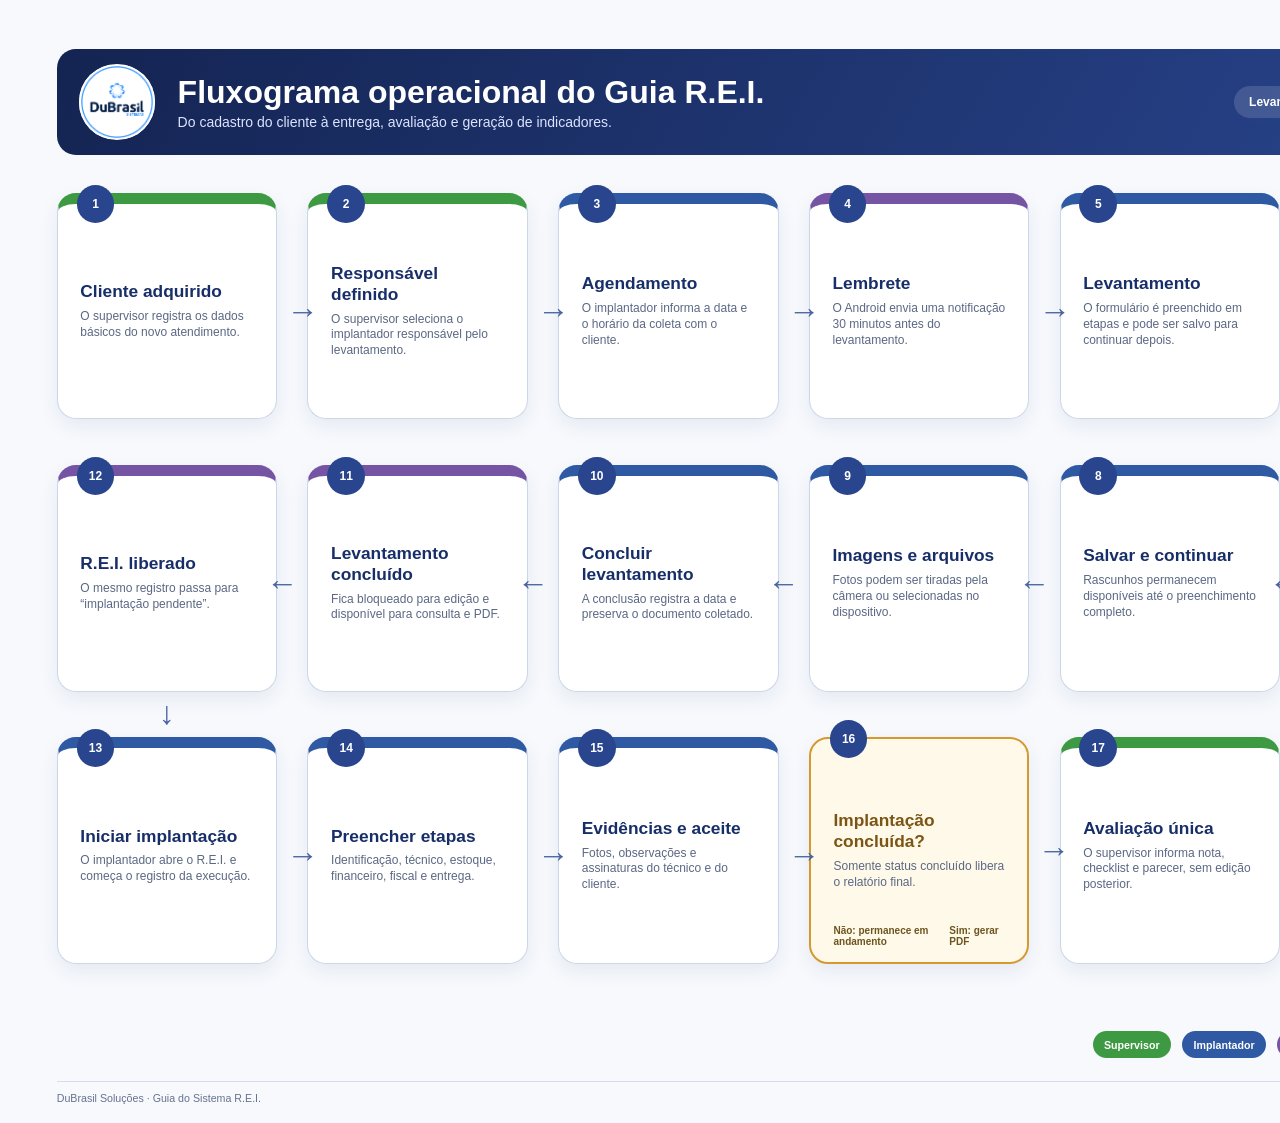
<file: docs/sources/Fluxograma_Guia_REI.html>
<!doctype html>
<html lang="pt-BR">
<head>
  <meta charset="utf-8">
  <title>Fluxograma operacional do Guia R.E.I.</title>
  <style>
    @page { size: A3 landscape; margin: 0; }
    * { box-sizing: border-box; }
    html, body { margin: 0; background: #dfe5f0; color: #101a34; font-family: "Segoe UI", Arial, sans-serif; }
    .page { position: relative; width: 420mm; height: 297mm; padding: 13mm 15mm 14mm; overflow: hidden; background: #f7f9fd; }
    header { display: flex; align-items: center; gap: 6mm; height: 28mm; padding: 4mm 6mm; border-radius: 5mm; background: linear-gradient(120deg, #142452, #29458e); color: #fff; }
    header img { width: 20mm; height: 20mm; object-fit: contain; border-radius: 50%; background: #fff; }
    header h1 { margin: 0; font-size: 24pt; }
    header p { margin: 1mm 0 0; color: #dbe3ff; font-size: 10.5pt; }
    .status { margin-left: auto; padding: 2.5mm 4mm; border-radius: 8mm; background: rgba(255,255,255,.14); color: #fff; font-size: 9pt; font-weight: 700; }
    .flow { display: grid; grid-template-columns: repeat(6, 1fr); grid-template-rows: 60mm 60mm 60mm; gap: 12mm 8mm; margin-top: 10mm; }
    .step { position: relative; display: flex; flex-direction: column; justify-content: center; padding: 6mm; border: 1px solid #ccd7ea; border-radius: 5mm; background: #fff; box-shadow: 0 2mm 5mm rgba(28,47,94,.08); }
    .step h2 { margin: 0 0 2mm; color: #172e68; font-size: 13pt; line-height: 1.18; }
    .step p { margin: 0; color: #5b6883; font-size: 9pt; line-height: 1.32; }
    .step .num { position: absolute; top: -5mm; left: 5mm; display: flex; width: 10mm; height: 10mm; align-items: center; justify-content: center; border-radius: 50%; background: #29458e; color: #fff; font-size: 9pt; font-weight: 800; }
    .step.supervisor { border-top: 3mm solid #3e9a42; }
    .step.implantador { border-top: 3mm solid #2f5aa3; }
    .step.system { border-top: 3mm solid #7654a4; }
    .step.final { border-top: 3mm solid #d49a2f; background: #fffbf2; }
    .right::after { content: "→"; position: absolute; right: -7mm; top: 50%; transform: translate(50%,-50%); color: #4964a0; font-size: 24pt; font-weight: 800; z-index: 2; }
    .left::after { content: "←"; position: absolute; left: -7mm; top: 50%; transform: translate(-50%,-50%); color: #4964a0; font-size: 24pt; font-weight: 800; z-index: 2; }
    .down::before { content: "↓"; position: absolute; left: 50%; bottom: -11mm; transform: translateX(-50%); color: #4964a0; font-size: 24pt; font-weight: 800; z-index: 2; }
    .decision { border: 2px solid #d49a2f; background: #fff9ea; }
    .decision h2 { color: #7b5514; }
    .branch { position: absolute; left: 6mm; right: 6mm; bottom: 4mm; display: flex; justify-content: space-between; color: #6c551f; font-size: 7.5pt; font-weight: 800; }
    .legend { position: absolute; right: 16mm; bottom: 17mm; display: flex; gap: 3mm; }
    .legend span { padding: 2mm 3mm; border-radius: 8mm; color: #fff; font-size: 8pt; font-weight: 700; }
    .legend .s { background: #3e9a42; }.legend .i { background: #2f5aa3; }.legend .a { background: #7654a4; }.legend .f { background: #d49a2f; }
    footer { position: absolute; left: 15mm; right: 15mm; bottom: 5mm; display: flex; justify-content: space-between; padding-top: 2.5mm; border-top: 1px solid #d5ddeb; color: #66728e; font-size: 8pt; }
    @media print { html, body { background: #fff; } * { -webkit-print-color-adjust: exact; print-color-adjust: exact; } }
  </style>
</head>
<body>
  <section class="page">
    <header>
      <img src="../../web/assets/logo_dbs_app.png" alt="DuBrasil Soluções">
      <div><h1>Fluxograma operacional do Guia R.E.I.</h1><p>Do cadastro do cliente à entrega, avaliação e geração de indicadores.</p></div>
      <span class="status">Levantamento → Implantação → Avaliação</span>
    </header>

    <div class="flow">
      <div class="step supervisor right"><span class="num">1</span><h2>Cliente adquirido</h2><p>O supervisor registra os dados básicos do novo atendimento.</p></div>
      <div class="step supervisor right"><span class="num">2</span><h2>Responsável definido</h2><p>O supervisor seleciona o implantador responsável pelo levantamento.</p></div>
      <div class="step implantador right"><span class="num">3</span><h2>Agendamento</h2><p>O implantador informa a data e o horário da coleta com o cliente.</p></div>
      <div class="step system right"><span class="num">4</span><h2>Lembrete</h2><p>O Android envia uma notificação 30 minutos antes do levantamento.</p></div>
      <div class="step implantador right"><span class="num">5</span><h2>Levantamento</h2><p>O formulário é preenchido em etapas e pode ser salvo para continuar depois.</p></div>
      <div class="step decision down"><span class="num">6</span><h2>Dados conferidos?</h2><p>O implantador revisa os campos antes de concluir.</p><div class="branch"><span>Não: continuar preenchendo</span><span>Sim: concluir</span></div></div>

      <div class="step system down"><span class="num">12</span><h2>R.E.I. liberado</h2><p>O mesmo registro passa para “implantação pendente”.</p></div>
      <div class="step system left"><span class="num">11</span><h2>Levantamento concluído</h2><p>Fica bloqueado para edição e disponível para consulta e PDF.</p></div>
      <div class="step implantador left"><span class="num">10</span><h2>Concluir levantamento</h2><p>A conclusão registra a data e preserva o documento coletado.</p></div>
      <div class="step implantador left"><span class="num">9</span><h2>Imagens e arquivos</h2><p>Fotos podem ser tiradas pela câmera ou selecionadas no dispositivo.</p></div>
      <div class="step implantador left"><span class="num">8</span><h2>Salvar e continuar</h2><p>Rascunhos permanecem disponíveis até o preenchimento completo.</p></div>
      <div class="step implantador left"><span class="num">7</span><h2>Coleta por tópicos</h2><p>Dados comerciais, técnicos, estoque, financeiro, fiscal e demais etapas.</p></div>

      <div class="step implantador right"><span class="num">13</span><h2>Iniciar implantação</h2><p>O implantador abre o R.E.I. e começa o registro da execução.</p></div>
      <div class="step implantador right"><span class="num">14</span><h2>Preencher etapas</h2><p>Identificação, técnico, estoque, financeiro, fiscal e entrega.</p></div>
      <div class="step implantador right"><span class="num">15</span><h2>Evidências e aceite</h2><p>Fotos, observações e assinaturas do técnico e do cliente.</p></div>
      <div class="step decision right"><span class="num">16</span><h2>Implantação concluída?</h2><p>Somente status concluído libera o relatório final.</p><div class="branch"><span>Não: permanece em andamento</span><span>Sim: gerar PDF</span></div></div>
      <div class="step supervisor right"><span class="num">17</span><h2>Avaliação única</h2><p>O supervisor informa nota, checklist e parecer, sem edição posterior.</p></div>
      <div class="step final"><span class="num">18</span><h2>Histórico e gestão</h2><p>PDF, reimpressão, nota média, gráficos, acompanhamento e dados para BI.</p></div>
    </div>

    <div class="legend"><span class="s">Supervisor</span><span class="i">Implantador</span><span class="a">Automação do sistema</span><span class="f">Resultado final</span></div>
    <footer><span>DuBrasil Soluções · Guia do Sistema R.E.I.</span><span>Página 1 de 1</span></footer>
  </section>
</body>
</html>
</file>
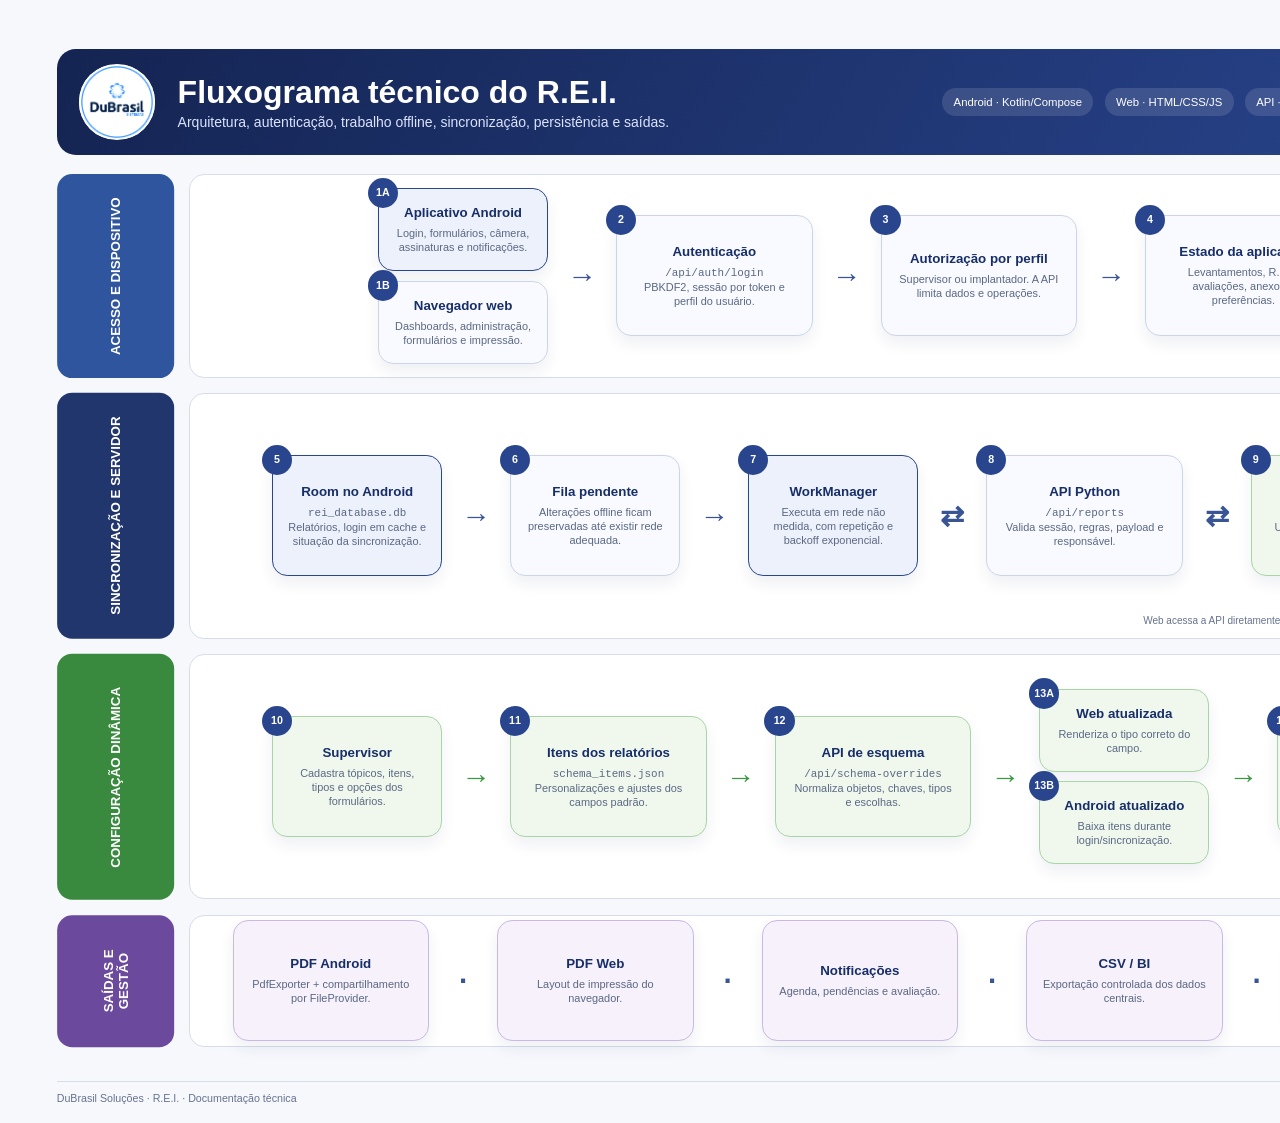
<file: docs/sources/Fluxograma_Tecnico_REI.html>
<!doctype html>
<html lang="pt-BR">
<head>
  <meta charset="utf-8">
  <title>Fluxograma técnico do R.E.I.</title>
  <style>
    @page { size: A3 landscape; margin: 0; }
    * { box-sizing: border-box; }
    html, body { margin: 0; background: #dfe5f0; color: #101a34; font-family: "Segoe UI", Arial, sans-serif; }
    .page { position: relative; width: 420mm; height: 297mm; padding: 13mm 15mm 14mm; overflow: hidden; background: #f6f8fc; }
    header { display: flex; align-items: center; gap: 6mm; height: 28mm; padding: 4mm 6mm; border-radius: 5mm; background: linear-gradient(120deg, #142452, #29458e); color: #fff; }
    header img { width: 20mm; height: 20mm; object-fit: contain; border-radius: 50%; background: #fff; }
    header h1 { margin: 0; font-size: 24pt; }
    header p { margin: 1mm 0 0; color: #dbe3ff; font-size: 10.5pt; }
    .legend { margin-left: auto; display: flex; gap: 3mm; align-items: center; font-size: 8.5pt; }
    .legend span { padding: 2mm 3mm; border-radius: 6mm; background: rgba(255,255,255,.12); }
    .diagram { display: grid; grid-template-columns: 31mm 1fr; gap: 4mm; margin-top: 5mm; }
    .lane-labels { display: grid; grid-template-rows: 54mm 65mm 65mm 35mm; gap: 4mm; }
    .lane-label { display: flex; align-items: center; justify-content: center; padding: 3mm; border-radius: 4mm; color: #fff; font-size: 10pt; font-weight: 800; text-align: center; writing-mode: vertical-rl; transform: rotate(180deg); }
    .mobile { background: #2e559d; }
    .server { background: #21366d; }
    .admin { background: #398a3e; }
    .outputs { background: #6b4a9d; }
    .lanes { display: grid; grid-template-rows: 54mm 65mm 65mm 35mm; gap: 4mm; }
    .lane { position: relative; display: flex; align-items: center; justify-content: center; gap: 3mm; padding: 5mm; border: 1px solid #d5ddeb; border-radius: 4mm; background: #fff; }
    .node { position: relative; display: flex; flex-direction: column; justify-content: center; width: 45mm; min-height: 32mm; padding: 4mm; border: 1px solid #cbd5e8; border-radius: 4mm; background: #f8faff; box-shadow: 0 2mm 4mm rgba(28,47,94,.07); text-align: center; }
    .node.wide { width: 52mm; }
    .node.green { border-color: #a9d4a6; background: #f0f8ee; }
    .node.purple { border-color: #c9b8e2; background: #f6f1fb; }
    .node.dark { border-color: #29458e; background: #edf1fb; }
    .node strong { display: block; margin-bottom: 1.5mm; color: #172e68; font-size: 10pt; line-height: 1.15; }
    .node span { color: #5b6883; font-size: 8.2pt; line-height: 1.28; }
    .badge { position: absolute; top: -3mm; left: -3mm; display: flex; width: 8mm; height: 8mm; align-items: center; justify-content: center; border-radius: 50%; background: #29458e; color: #fff !important; font-size: 8pt !important; font-weight: 800; }
    .arrow { flex: 0 0 12mm; color: #3a5595; font-size: 22pt; font-weight: 800; text-align: center; }
    .arrow.bi { color: #3b9840; }
    .split { display: flex; flex-direction: column; gap: 2.5mm; }
    .split .node { min-height: 22mm; }
    .note { position: absolute; right: 5mm; bottom: 3mm; color: #66728e; font-size: 7.5pt; }
    footer { position: absolute; left: 15mm; right: 15mm; bottom: 5mm; display: flex; justify-content: space-between; padding-top: 2.5mm; border-top: 1px solid #d5ddeb; color: #66728e; font-size: 8pt; }
    @media print { html, body { background: #fff; } * { -webkit-print-color-adjust: exact; print-color-adjust: exact; } }
  </style>
</head>
<body>
  <section class="page">
    <header>
      <img src="../../web/assets/logo_dbs_app.png" alt="DuBrasil Soluções">
      <div><h1>Fluxograma técnico do R.E.I.</h1><p>Arquitetura, autenticação, trabalho offline, sincronização, persistência e saídas.</p></div>
      <div class="legend"><span>Android · Kotlin/Compose</span><span>Web · HTML/CSS/JS</span><span>API · Python</span><span>Dados · Room/SQLite/JSON</span></div>
    </header>

    <div class="diagram">
      <div class="lane-labels">
        <div class="lane-label mobile">ACESSO E DISPOSITIVO</div>
        <div class="lane-label server">SINCRONIZAÇÃO E SERVIDOR</div>
        <div class="lane-label admin">CONFIGURAÇÃO DINÂMICA</div>
        <div class="lane-label outputs">SAÍDAS E GESTÃO</div>
      </div>

      <div class="lanes">
        <div class="lane">
          <div class="split">
            <div class="node dark"><span class="badge">1A</span><strong>Aplicativo Android</strong><span>Login, formulários, câmera, assinaturas e notificações.</span></div>
            <div class="node"><span class="badge">1B</span><strong>Navegador web</strong><span>Dashboards, administração, formulários e impressão.</span></div>
          </div>
          <div class="arrow">→</div>
          <div class="node wide"><span class="badge">2</span><strong>Autenticação</strong><span><code>/api/auth/login</code><br>PBKDF2, sessão por token e perfil do usuário.</span></div>
          <div class="arrow">→</div>
          <div class="node wide"><span class="badge">3</span><strong>Autorização por perfil</strong><span>Supervisor ou implantador. A API limita dados e operações.</span></div>
          <div class="arrow">→</div>
          <div class="node wide"><span class="badge">4</span><strong>Estado da aplicação</strong><span>Levantamentos, R.E.I., avaliações, anexos e preferências.</span></div>
        </div>

        <div class="lane">
          <div class="node dark"><span class="badge">5</span><strong>Room no Android</strong><span><code>rei_database.db</code><br>Relatórios, login em cache e situação da sincronização.</span></div>
          <div class="arrow">→</div>
          <div class="node"><span class="badge">6</span><strong>Fila pendente</strong><span>Alterações offline ficam preservadas até existir rede adequada.</span></div>
          <div class="arrow">→</div>
          <div class="node dark"><span class="badge">7</span><strong>WorkManager</strong><span>Executa em rede não medida, com repetição e backoff exponencial.</span></div>
          <div class="arrow">⇄</div>
          <div class="node wide"><span class="badge">8</span><strong>API Python</strong><span><code>/api/reports</code><br>Valida sessão, regras, payload e responsável.</span></div>
          <div class="arrow">⇄</div>
          <div class="node wide green"><span class="badge">9</span><strong>SQLite central</strong><span><code>rei_central.db</code><br>Usuários, sessões, relatórios e histórico sincronizado.</span></div>
          <span class="note">Web acessa a API diretamente; Android pode trabalhar offline antes de sincronizar.</span>
        </div>

        <div class="lane">
          <div class="node green"><span class="badge">10</span><strong>Supervisor</strong><span>Cadastra tópicos, itens, tipos e opções dos formulários.</span></div>
          <div class="arrow bi">→</div>
          <div class="node green wide"><span class="badge">11</span><strong>Itens dos relatórios</strong><span><code>schema_items.json</code><br>Personalizações e ajustes dos campos padrão.</span></div>
          <div class="arrow bi">→</div>
          <div class="node green wide"><span class="badge">12</span><strong>API de esquema</strong><span><code>/api/schema-overrides</code><br>Normaliza objetos, chaves, tipos e escolhas.</span></div>
          <div class="arrow bi">→</div>
          <div class="split">
            <div class="node green"><span class="badge">13A</span><strong>Web atualizada</strong><span>Renderiza o tipo correto do campo.</span></div>
            <div class="node green"><span class="badge">13B</span><strong>Android atualizado</strong><span>Baixa itens durante login/sincronização.</span></div>
          </div>
          <div class="arrow bi">→</div>
          <div class="node green"><span class="badge">14</span><strong>Preenchimento</strong><span>Valores retornam no payload do mesmo relatório.</span></div>
        </div>

        <div class="lane">
          <div class="node purple wide"><strong>PDF Android</strong><span>PdfExporter + compartilhamento por FileProvider.</span></div>
          <div class="arrow">·</div>
          <div class="node purple wide"><strong>PDF Web</strong><span>Layout de impressão do navegador.</span></div>
          <div class="arrow">·</div>
          <div class="node purple wide"><strong>Notificações</strong><span>Agenda, pendências e avaliação.</span></div>
          <div class="arrow">·</div>
          <div class="node purple wide"><strong>CSV / BI</strong><span>Exportação controlada dos dados centrais.</span></div>
          <div class="arrow">·</div>
          <div class="node purple wide"><strong>Backup</strong><span>Pasta <code>server/data</code> com o servidor interrompido.</span></div>
        </div>
      </div>
    </div>
    <footer><span>DuBrasil Soluções · R.E.I. · Documentação técnica</span><span>Página 1 de 1</span></footer>
  </section>
</body>
</html>
</file>
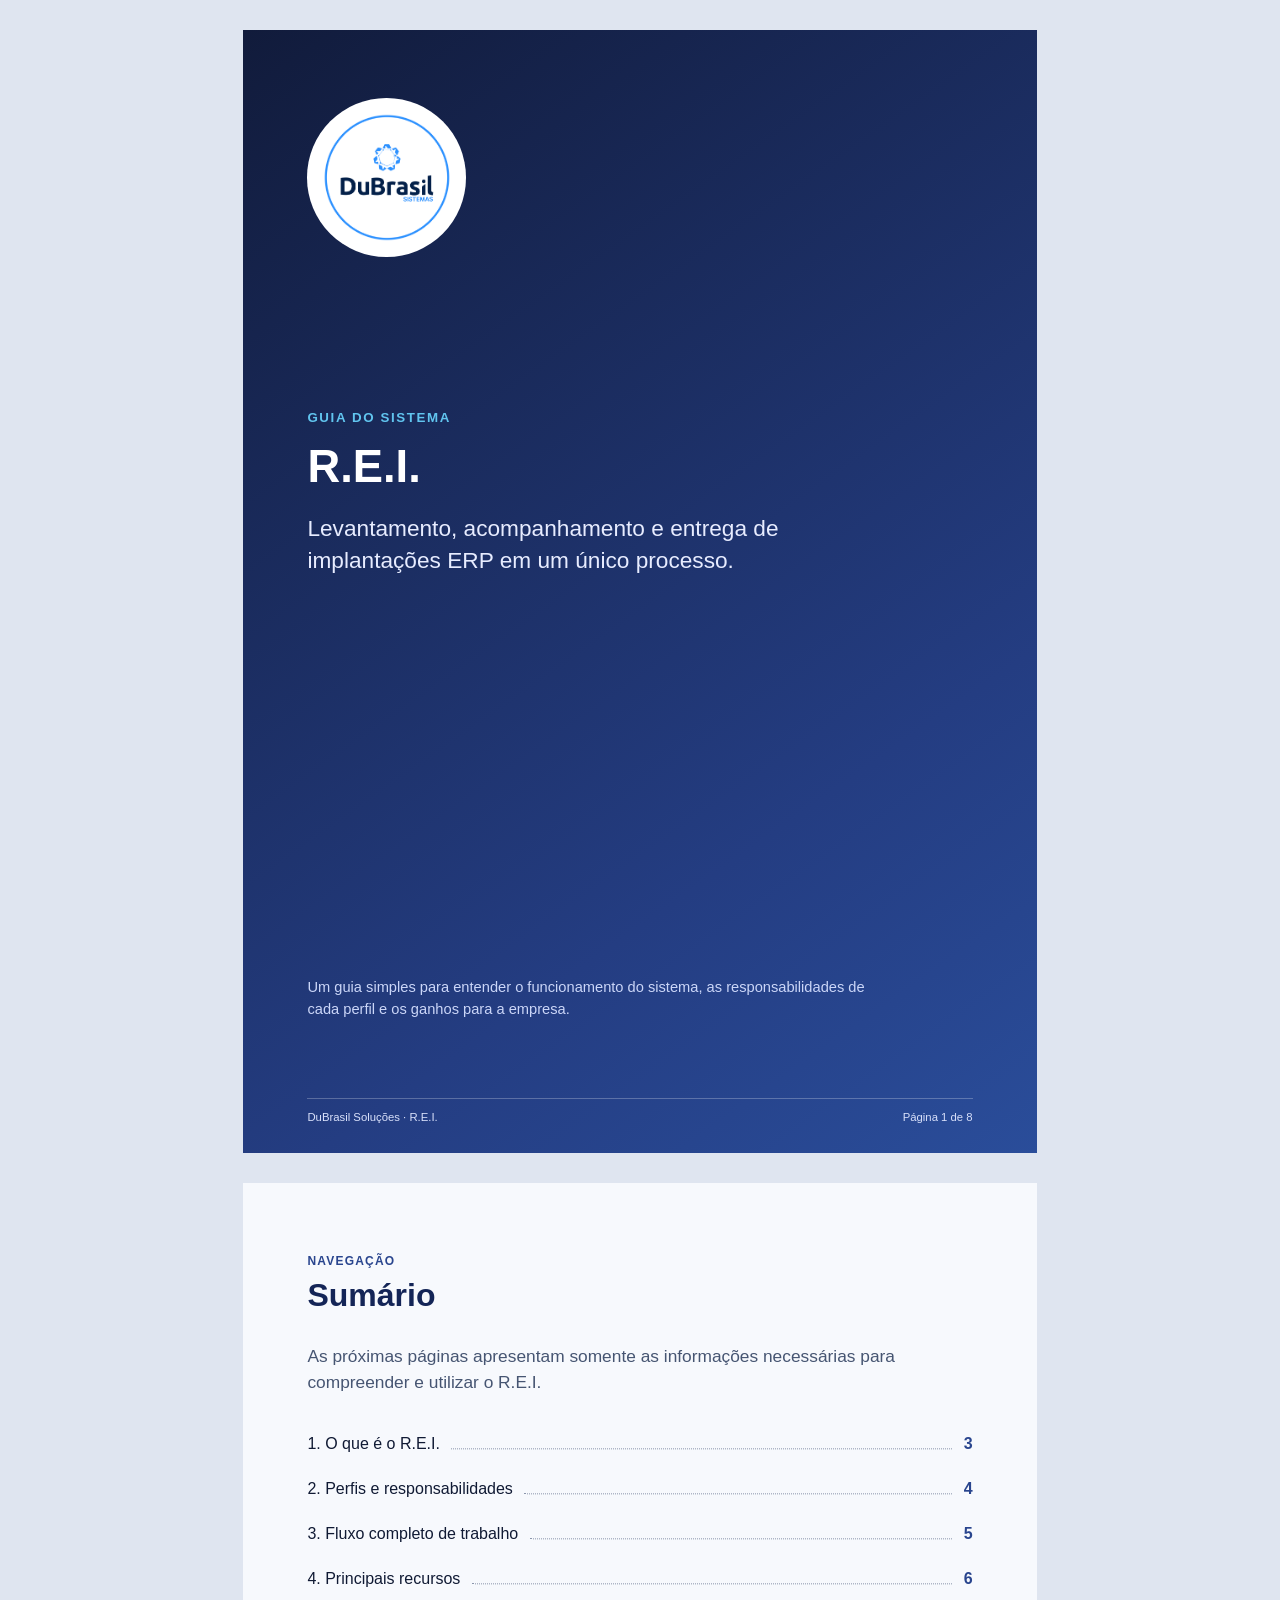
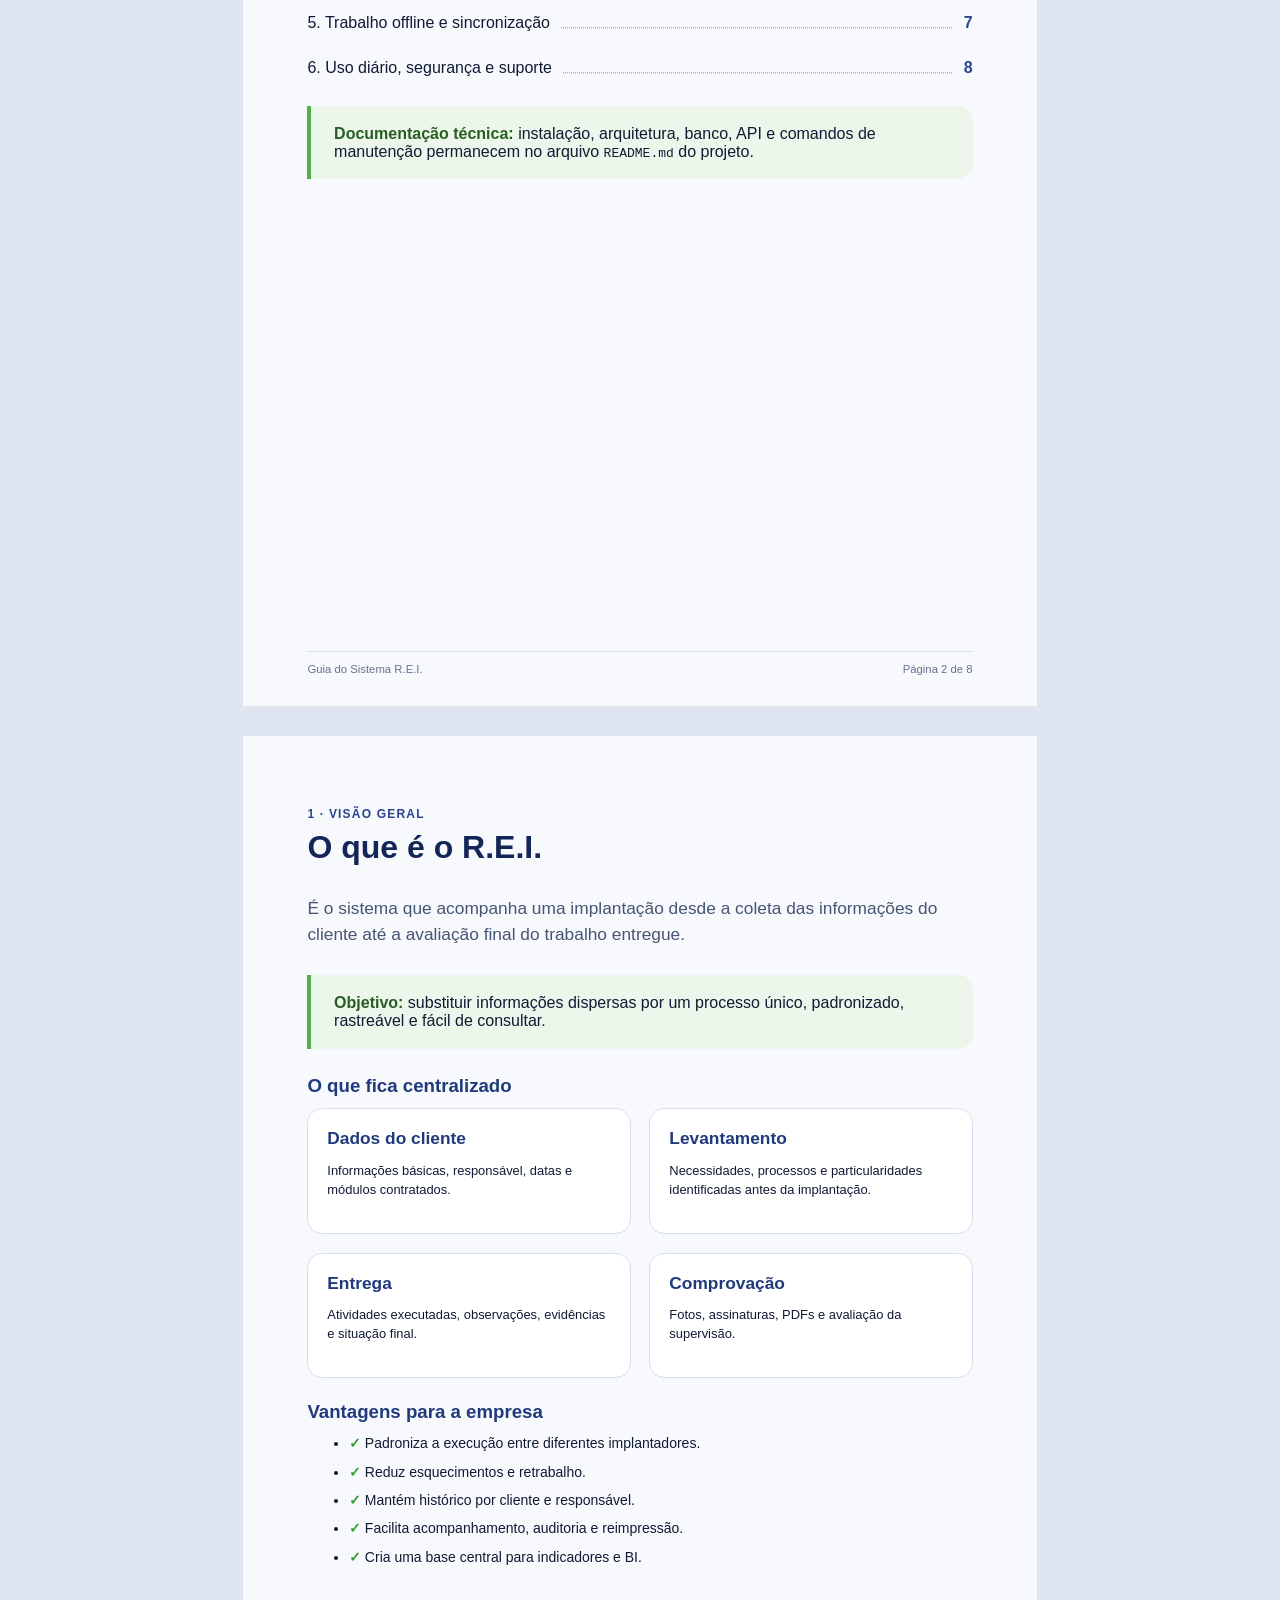
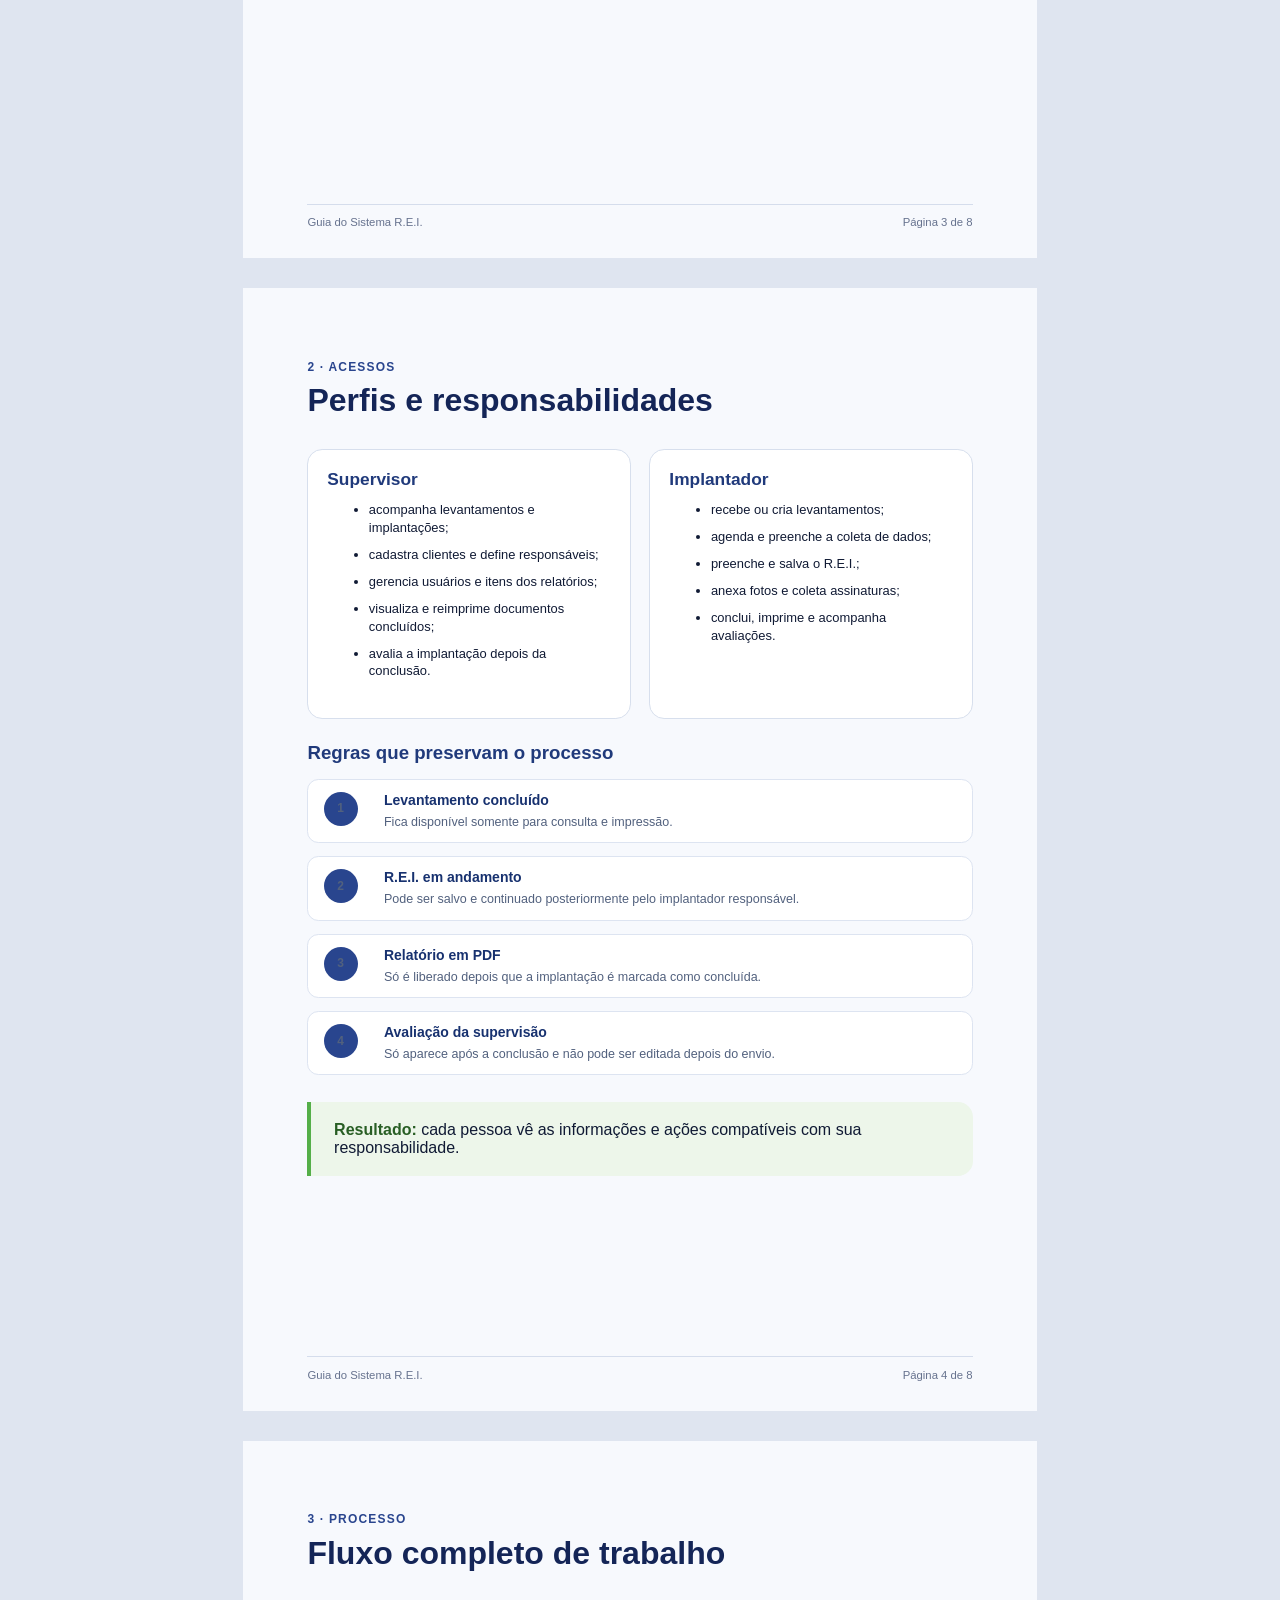
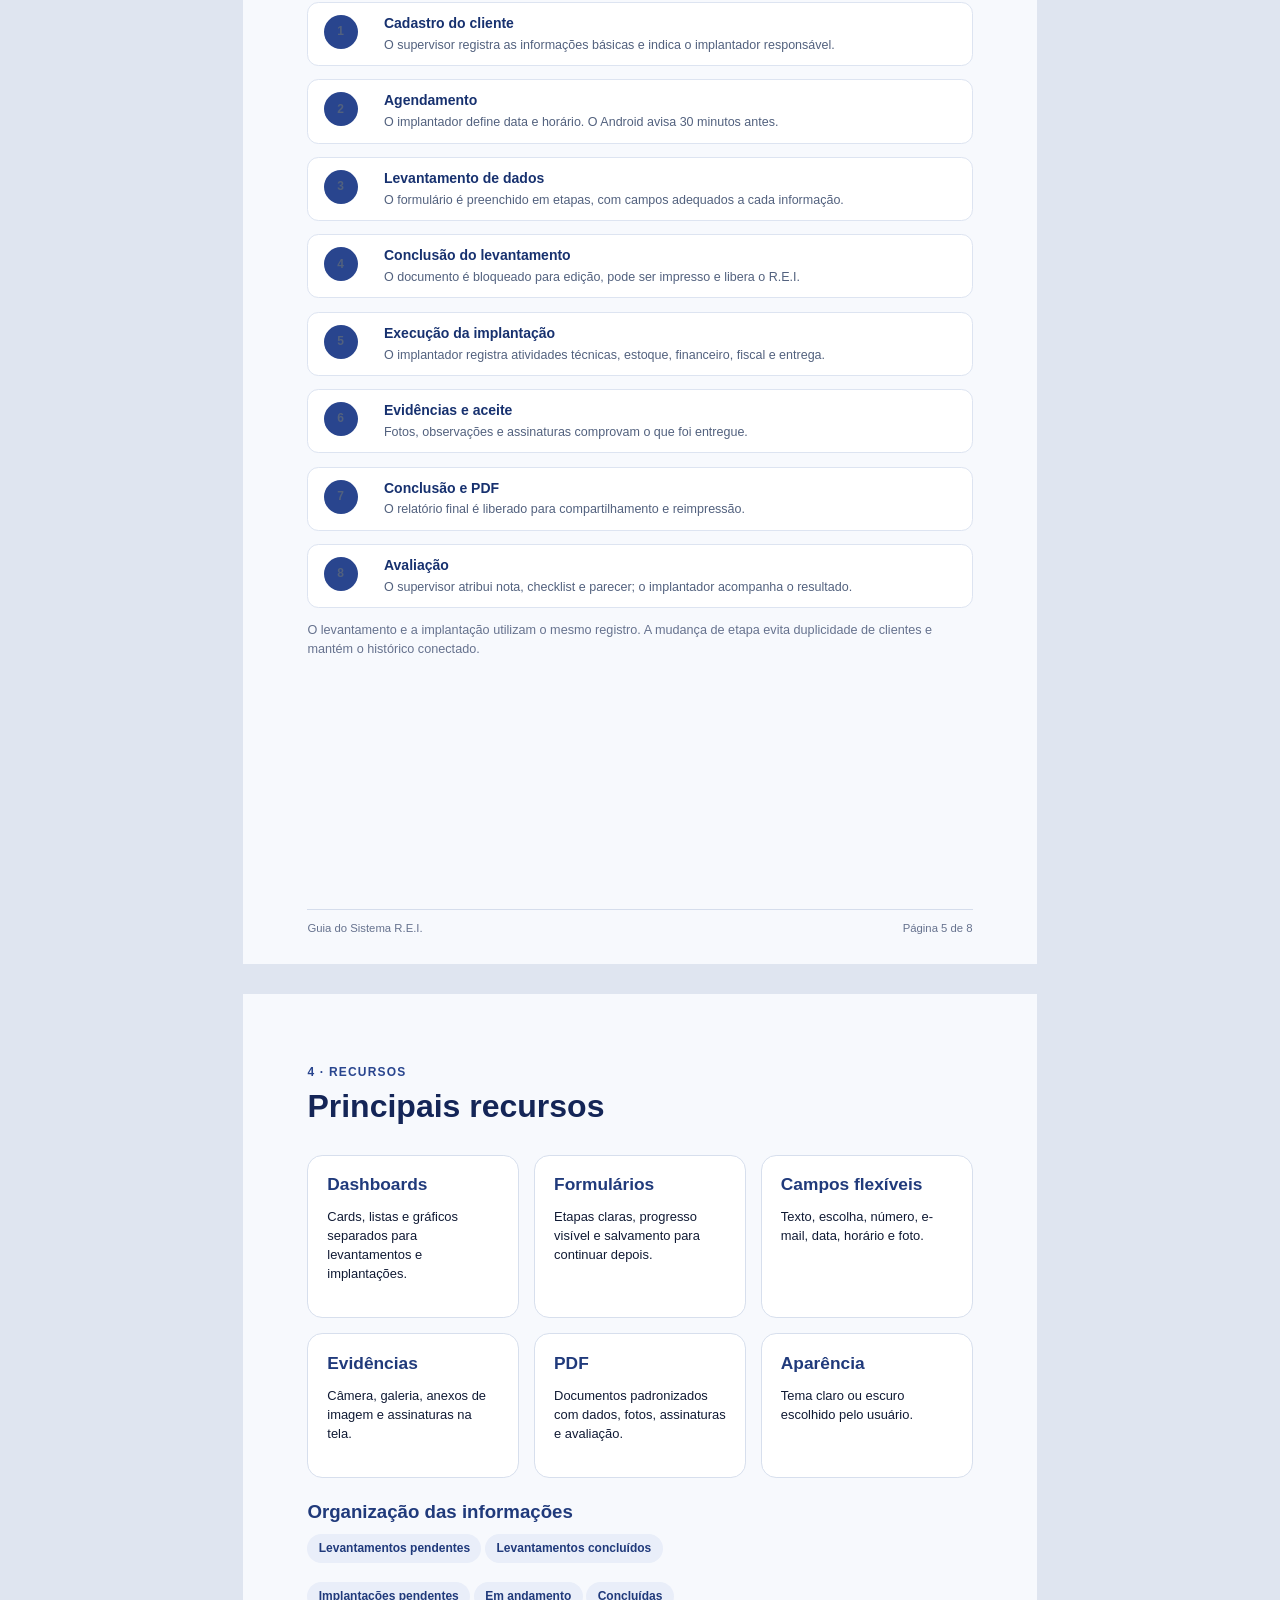
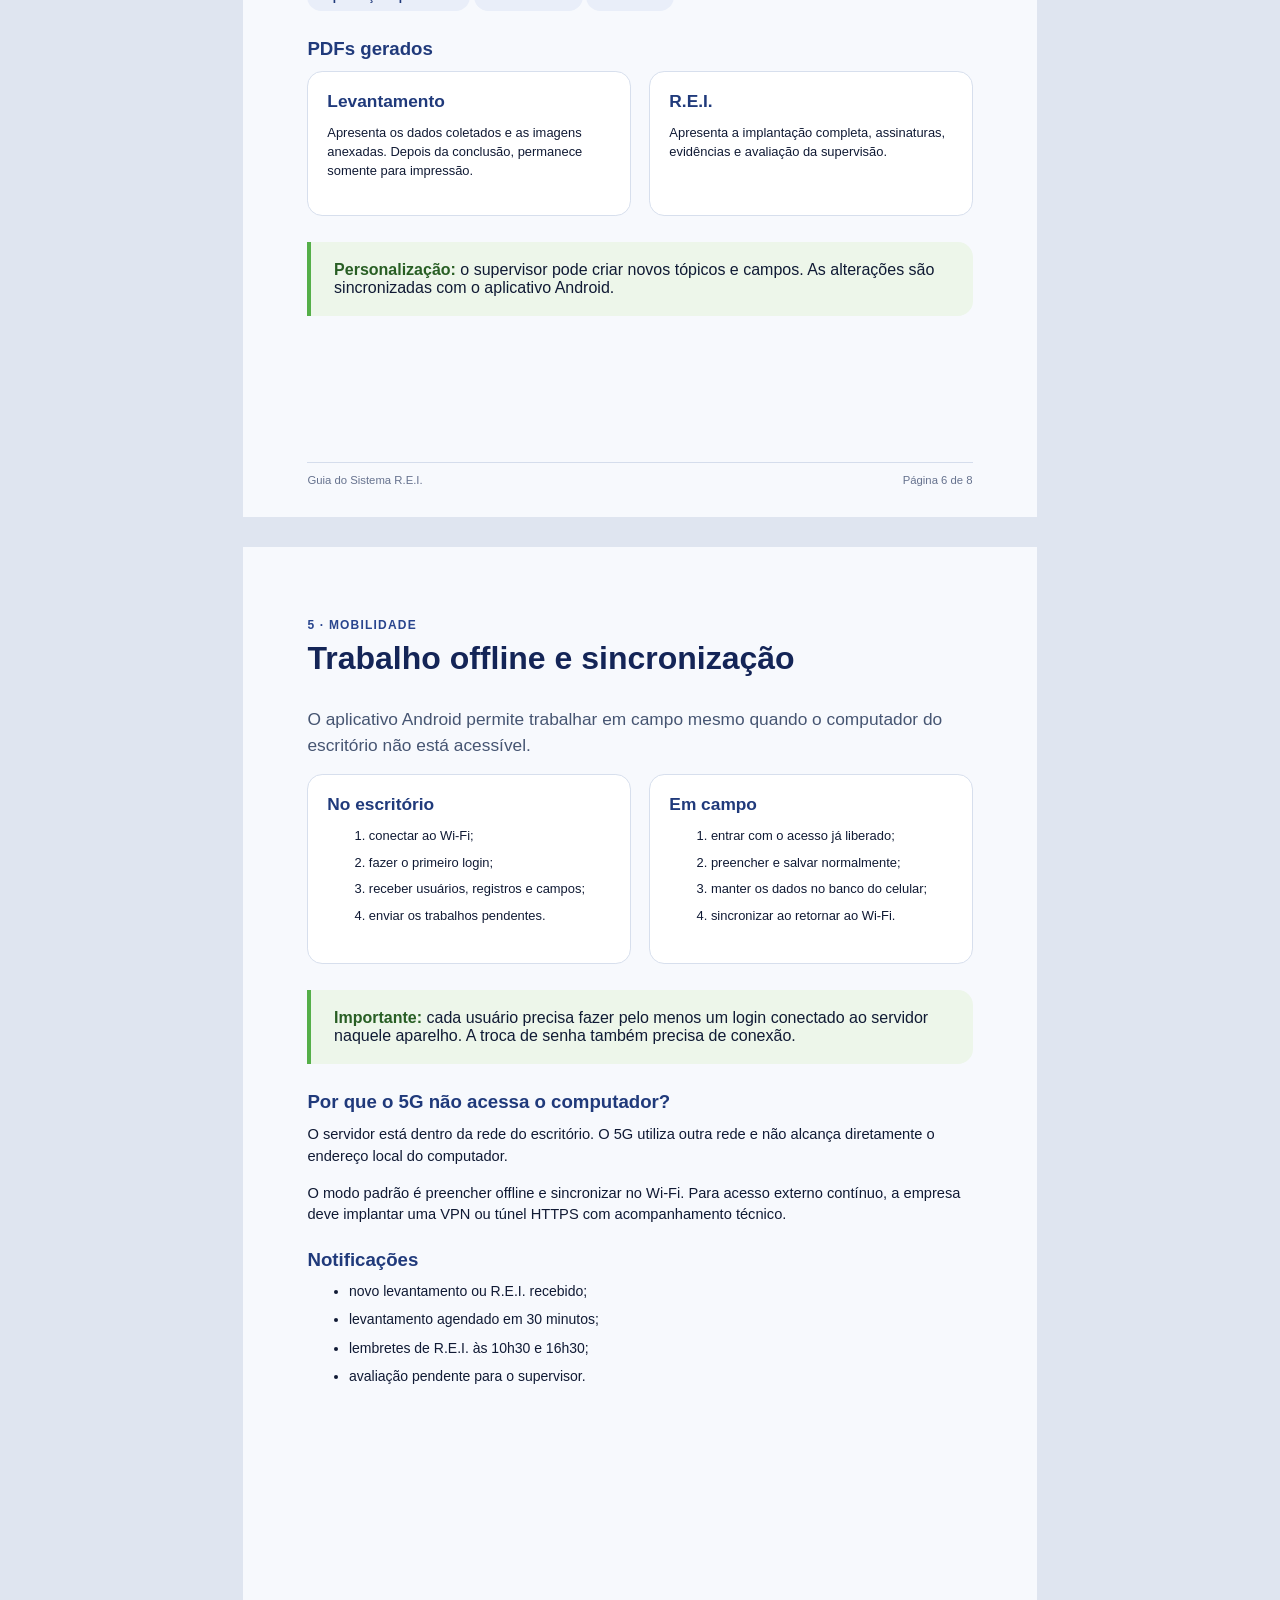
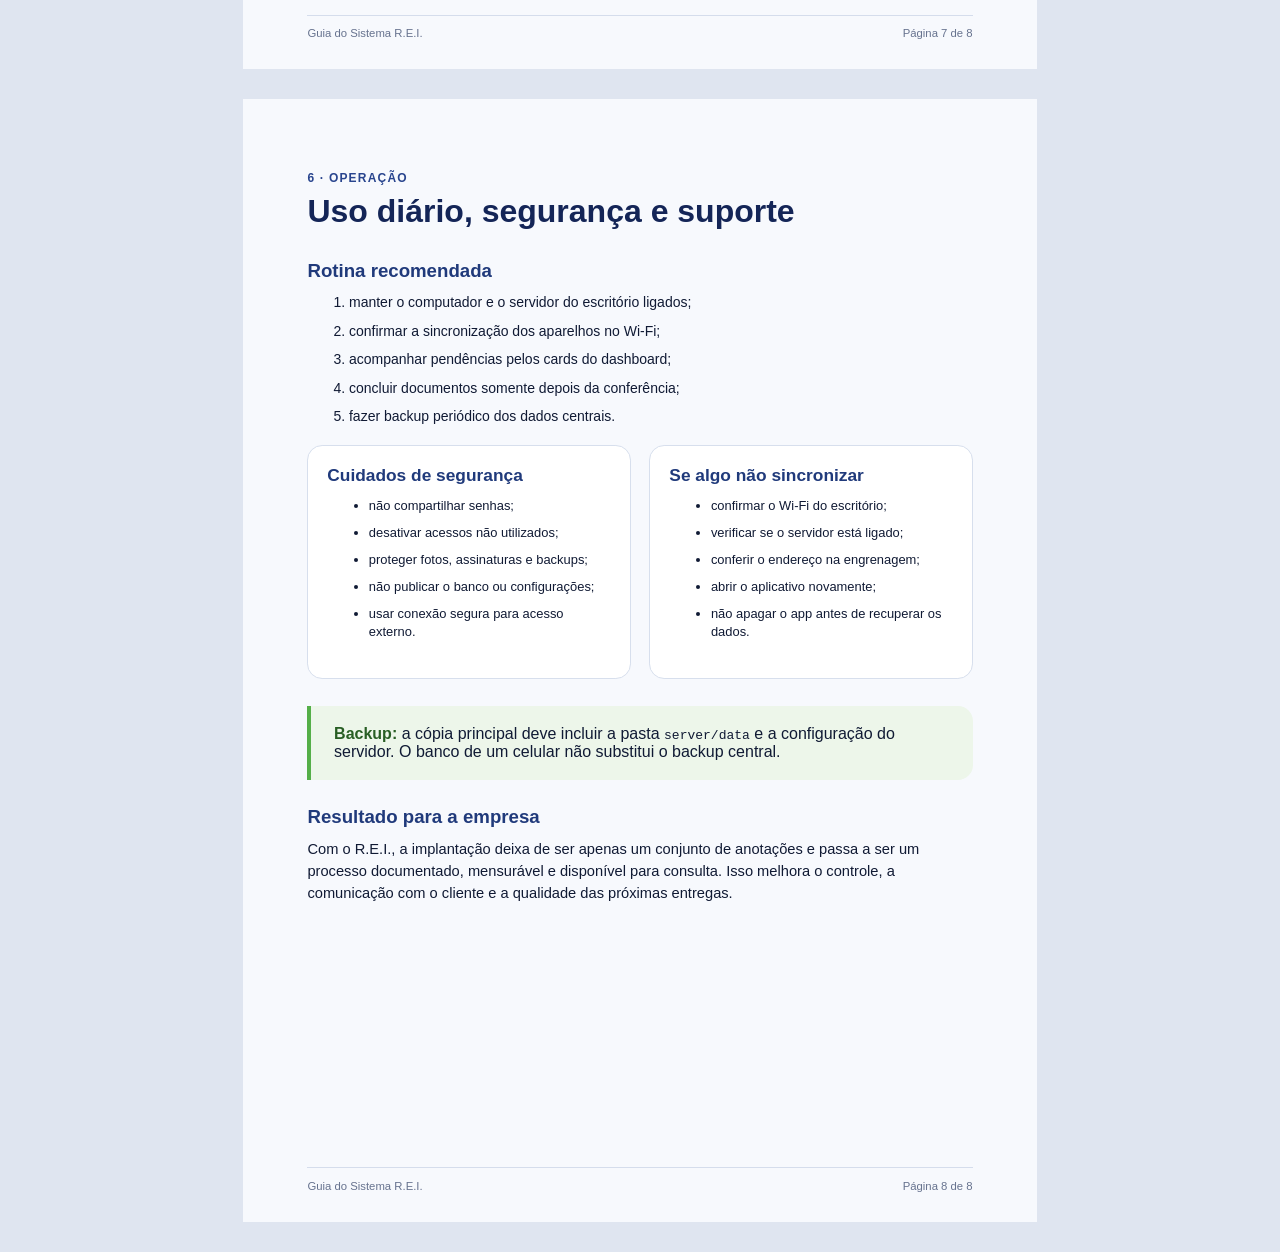
<file: docs/sources/Guia_REI.html>
<!doctype html>
<html lang="pt-BR">
<head>
  <meta charset="utf-8">
  <title>Guia do Sistema R.E.I.</title>
  <style>
    @page { size: A4; margin: 0; }
    * { box-sizing: border-box; }
    html, body { margin: 0; padding: 0; background: #dfe5f0; color: #101a34; font-family: "Segoe UI", Arial, sans-serif; }
    .page {
      position: relative;
      width: 210mm;
      height: 297mm;
      margin: 8mm auto;
      padding: 18mm 17mm 19mm;
      overflow: hidden;
      background: #f7f9fd;
      break-after: page;
      page-break-after: always;
    }
    .page:last-child { break-after: auto; page-break-after: auto; }
    .footer {
      position: absolute;
      left: 17mm;
      right: 17mm;
      bottom: 8mm;
      display: flex;
      justify-content: space-between;
      border-top: 1px solid #d5ddec;
      padding-top: 3mm;
      color: #66728e;
      font-size: 8.5pt;
    }
    .cover { background: linear-gradient(145deg, #111b3b 0%, #243d82 70%, #2a4d9a 100%); color: #fff; }
    .cover .footer { color: #d8e0fa; border-color: rgba(255,255,255,.25); }
    .brand { display: inline-flex; align-items: center; justify-content: center; width: 42mm; height: 42mm; background: #fff; border-radius: 50%; }
    .brand img { width: 35mm; height: 35mm; object-fit: contain; border-radius: 50%; }
    .cover-content { margin-top: 40mm; max-width: 155mm; }
    .eyebrow { margin: 0 0 4mm; color: #61c5ef; font-size: 10pt; font-weight: 800; letter-spacing: .12em; text-transform: uppercase; }
    h1 { margin: 0 0 6mm; font-size: 34pt; line-height: 1.05; }
    .cover h2 { margin: 0; max-width: 145mm; color: #e7ecff; font-size: 17pt; font-weight: 500; line-height: 1.4; }
    .cover-note { position: absolute; left: 17mm; bottom: 31mm; width: 150mm; color: #cbd6f8; font-size: 11pt; line-height: 1.5; }
    .section-tag { color: #29458e; font-size: 9pt; font-weight: 800; letter-spacing: .1em; text-transform: uppercase; }
    h2 { margin: 2mm 0 8mm; color: #142557; font-size: 24pt; line-height: 1.15; }
    h3 { margin: 6mm 0 3mm; color: #203a7b; font-size: 14pt; }
    p { margin: 0 0 4mm; font-size: 11pt; line-height: 1.48; }
    ul, ol { margin: 2mm 0 5mm 6mm; padding-left: 5mm; }
    li { margin: 0 0 2.4mm; font-size: 10.5pt; line-height: 1.38; }
    .lead { color: #465572; font-size: 13pt; line-height: 1.5; }
    .callout { margin: 7mm 0; padding: 5mm 6mm; border-left: 4px solid #55af49; border-radius: 0 4mm 4mm 0; background: #edf6ea; }
    .callout strong { color: #285e24; }
    .grid-2 { display: grid; grid-template-columns: 1fr 1fr; gap: 5mm; }
    .grid-3 { display: grid; grid-template-columns: repeat(3, 1fr); gap: 4mm; }
    .card { padding: 5mm; border: 1px solid #d7dfed; border-radius: 4mm; background: #fff; }
    .card h3 { margin-top: 0; font-size: 13pt; }
    .card p, .card li { font-size: 9.7pt; }
    .number { display: flex; align-items: center; justify-content: center; width: 10mm; height: 10mm; margin-bottom: 3mm; border-radius: 50%; background: #29458e; color: #fff; font-weight: 800; }
    .toc { list-style: none; margin: 10mm 0 0; padding: 0; }
    .toc li { display: grid; grid-template-columns: auto 1fr auto; gap: 3mm; align-items: end; margin: 0 0 6mm; font-size: 12pt; }
    .toc .dots { border-bottom: 1px dotted #8b96ac; transform: translateY(-1.5mm); }
    .toc .page-no { color: #29458e; font-weight: 800; }
    .flow { margin-top: 4mm; }
    .flow-step { display: grid; grid-template-columns: 12mm 1fr; gap: 4mm; align-items: start; margin-bottom: 3.5mm; padding: 3.2mm 4mm; border-radius: 3mm; background: #fff; border: 1px solid #dde4f1; }
    .flow-step .number { width: 9mm; height: 9mm; margin: 0; font-size: 9pt; }
    .flow-step strong { display: block; margin-bottom: 1mm; color: #17316f; font-size: 10.5pt; }
    .flow-step span { color: #52617e; font-size: 9.4pt; line-height: 1.3; }
    .status { display: inline-block; margin: 0 1mm 1mm 0; padding: 1.5mm 3mm; border-radius: 10mm; background: #e9eef9; color: #203a7b; font-size: 9pt; font-weight: 700; }
    .check { color: #399b36; font-weight: 900; }
    .small { color: #66728e; font-size: 9.5pt; }
    @media print {
      html, body { background: #fff; }
      .page { margin: 0; }
      * { -webkit-print-color-adjust: exact; print-color-adjust: exact; }
    }
  </style>
</head>
<body>
  <section class="page cover">
    <div class="brand"><img src="../../web/assets/logo_dbs_app.png" alt="DuBrasil Soluções"></div>
    <div class="cover-content">
      <p class="eyebrow">Guia do sistema</p>
      <h1>R.E.I.</h1>
      <h2>Levantamento, acompanhamento e entrega de implantações ERP em um único processo.</h2>
    </div>
    <p class="cover-note">Um guia simples para entender o funcionamento do sistema, as responsabilidades de cada perfil e os ganhos para a empresa.</p>
    <div class="footer"><span>DuBrasil Soluções · R.E.I.</span><span>Página 1 de 8</span></div>
  </section>

  <section class="page">
    <span class="section-tag">Navegação</span>
    <h2>Sumário</h2>
    <p class="lead">As próximas páginas apresentam somente as informações necessárias para compreender e utilizar o R.E.I.</p>
    <ol class="toc">
      <li><span>1. O que é o R.E.I.</span><span class="dots"></span><span class="page-no">3</span></li>
      <li><span>2. Perfis e responsabilidades</span><span class="dots"></span><span class="page-no">4</span></li>
      <li><span>3. Fluxo completo de trabalho</span><span class="dots"></span><span class="page-no">5</span></li>
      <li><span>4. Principais recursos</span><span class="dots"></span><span class="page-no">6</span></li>
      <li><span>5. Trabalho offline e sincronização</span><span class="dots"></span><span class="page-no">7</span></li>
      <li><span>6. Uso diário, segurança e suporte</span><span class="dots"></span><span class="page-no">8</span></li>
    </ol>
    <div class="callout"><strong>Documentação técnica:</strong> instalação, arquitetura, banco, API e comandos de manutenção permanecem no arquivo <code>README.md</code> do projeto.</div>
    <div class="footer"><span>Guia do Sistema R.E.I.</span><span>Página 2 de 8</span></div>
  </section>

  <section class="page">
    <span class="section-tag">1 · Visão geral</span>
    <h2>O que é o R.E.I.</h2>
    <p class="lead">É o sistema que acompanha uma implantação desde a coleta das informações do cliente até a avaliação final do trabalho entregue.</p>
    <div class="callout"><strong>Objetivo:</strong> substituir informações dispersas por um processo único, padronizado, rastreável e fácil de consultar.</div>
    <h3>O que fica centralizado</h3>
    <div class="grid-2">
      <div class="card"><h3>Dados do cliente</h3><p>Informações básicas, responsável, datas e módulos contratados.</p></div>
      <div class="card"><h3>Levantamento</h3><p>Necessidades, processos e particularidades identificadas antes da implantação.</p></div>
      <div class="card"><h3>Entrega</h3><p>Atividades executadas, observações, evidências e situação final.</p></div>
      <div class="card"><h3>Comprovação</h3><p>Fotos, assinaturas, PDFs e avaliação da supervisão.</p></div>
    </div>
    <h3>Vantagens para a empresa</h3>
    <ul>
      <li><span class="check">✓</span> Padroniza a execução entre diferentes implantadores.</li>
      <li><span class="check">✓</span> Reduz esquecimentos e retrabalho.</li>
      <li><span class="check">✓</span> Mantém histórico por cliente e responsável.</li>
      <li><span class="check">✓</span> Facilita acompanhamento, auditoria e reimpressão.</li>
      <li><span class="check">✓</span> Cria uma base central para indicadores e BI.</li>
    </ul>
    <div class="footer"><span>Guia do Sistema R.E.I.</span><span>Página 3 de 8</span></div>
  </section>

  <section class="page">
    <span class="section-tag">2 · Acessos</span>
    <h2>Perfis e responsabilidades</h2>
    <div class="grid-2">
      <div class="card">
        <h3>Supervisor</h3>
        <ul>
          <li>acompanha levantamentos e implantações;</li>
          <li>cadastra clientes e define responsáveis;</li>
          <li>gerencia usuários e itens dos relatórios;</li>
          <li>visualiza e reimprime documentos concluídos;</li>
          <li>avalia a implantação depois da conclusão.</li>
        </ul>
      </div>
      <div class="card">
        <h3>Implantador</h3>
        <ul>
          <li>recebe ou cria levantamentos;</li>
          <li>agenda e preenche a coleta de dados;</li>
          <li>preenche e salva o R.E.I.;</li>
          <li>anexa fotos e coleta assinaturas;</li>
          <li>conclui, imprime e acompanha avaliações.</li>
        </ul>
      </div>
    </div>
    <h3>Regras que preservam o processo</h3>
    <div class="flow">
      <div class="flow-step"><span class="number">1</span><div><strong>Levantamento concluído</strong><span>Fica disponível somente para consulta e impressão.</span></div></div>
      <div class="flow-step"><span class="number">2</span><div><strong>R.E.I. em andamento</strong><span>Pode ser salvo e continuado posteriormente pelo implantador responsável.</span></div></div>
      <div class="flow-step"><span class="number">3</span><div><strong>Relatório em PDF</strong><span>Só é liberado depois que a implantação é marcada como concluída.</span></div></div>
      <div class="flow-step"><span class="number">4</span><div><strong>Avaliação da supervisão</strong><span>Só aparece após a conclusão e não pode ser editada depois do envio.</span></div></div>
    </div>
    <div class="callout"><strong>Resultado:</strong> cada pessoa vê as informações e ações compatíveis com sua responsabilidade.</div>
    <div class="footer"><span>Guia do Sistema R.E.I.</span><span>Página 4 de 8</span></div>
  </section>

  <section class="page">
    <span class="section-tag">3 · Processo</span>
    <h2>Fluxo completo de trabalho</h2>
    <div class="flow">
      <div class="flow-step"><span class="number">1</span><div><strong>Cadastro do cliente</strong><span>O supervisor registra as informações básicas e indica o implantador responsável.</span></div></div>
      <div class="flow-step"><span class="number">2</span><div><strong>Agendamento</strong><span>O implantador define data e horário. O Android avisa 30 minutos antes.</span></div></div>
      <div class="flow-step"><span class="number">3</span><div><strong>Levantamento de dados</strong><span>O formulário é preenchido em etapas, com campos adequados a cada informação.</span></div></div>
      <div class="flow-step"><span class="number">4</span><div><strong>Conclusão do levantamento</strong><span>O documento é bloqueado para edição, pode ser impresso e libera o R.E.I.</span></div></div>
      <div class="flow-step"><span class="number">5</span><div><strong>Execução da implantação</strong><span>O implantador registra atividades técnicas, estoque, financeiro, fiscal e entrega.</span></div></div>
      <div class="flow-step"><span class="number">6</span><div><strong>Evidências e aceite</strong><span>Fotos, observações e assinaturas comprovam o que foi entregue.</span></div></div>
      <div class="flow-step"><span class="number">7</span><div><strong>Conclusão e PDF</strong><span>O relatório final é liberado para compartilhamento e reimpressão.</span></div></div>
      <div class="flow-step"><span class="number">8</span><div><strong>Avaliação</strong><span>O supervisor atribui nota, checklist e parecer; o implantador acompanha o resultado.</span></div></div>
    </div>
    <p class="small">O levantamento e a implantação utilizam o mesmo registro. A mudança de etapa evita duplicidade de clientes e mantém o histórico conectado.</p>
    <div class="footer"><span>Guia do Sistema R.E.I.</span><span>Página 5 de 8</span></div>
  </section>

  <section class="page">
    <span class="section-tag">4 · Recursos</span>
    <h2>Principais recursos</h2>
    <div class="grid-3">
      <div class="card"><h3>Dashboards</h3><p>Cards, listas e gráficos separados para levantamentos e implantações.</p></div>
      <div class="card"><h3>Formulários</h3><p>Etapas claras, progresso visível e salvamento para continuar depois.</p></div>
      <div class="card"><h3>Campos flexíveis</h3><p>Texto, escolha, número, e-mail, data, horário e foto.</p></div>
      <div class="card"><h3>Evidências</h3><p>Câmera, galeria, anexos de imagem e assinaturas na tela.</p></div>
      <div class="card"><h3>PDF</h3><p>Documentos padronizados com dados, fotos, assinaturas e avaliação.</p></div>
      <div class="card"><h3>Aparência</h3><p>Tema claro ou escuro escolhido pelo usuário.</p></div>
    </div>
    <h3>Organização das informações</h3>
    <p><span class="status">Levantamentos pendentes</span><span class="status">Levantamentos concluídos</span></p>
    <p><span class="status">Implantações pendentes</span><span class="status">Em andamento</span><span class="status">Concluídas</span></p>
    <h3>PDFs gerados</h3>
    <div class="grid-2">
      <div class="card"><h3>Levantamento</h3><p>Apresenta os dados coletados e as imagens anexadas. Depois da conclusão, permanece somente para impressão.</p></div>
      <div class="card"><h3>R.E.I.</h3><p>Apresenta a implantação completa, assinaturas, evidências e avaliação da supervisão.</p></div>
    </div>
    <div class="callout"><strong>Personalização:</strong> o supervisor pode criar novos tópicos e campos. As alterações são sincronizadas com o aplicativo Android.</div>
    <div class="footer"><span>Guia do Sistema R.E.I.</span><span>Página 6 de 8</span></div>
  </section>

  <section class="page">
    <span class="section-tag">5 · Mobilidade</span>
    <h2>Trabalho offline e sincronização</h2>
    <p class="lead">O aplicativo Android permite trabalhar em campo mesmo quando o computador do escritório não está acessível.</p>
    <div class="grid-2">
      <div class="card">
        <h3>No escritório</h3>
        <ol>
          <li>conectar ao Wi-Fi;</li>
          <li>fazer o primeiro login;</li>
          <li>receber usuários, registros e campos;</li>
          <li>enviar os trabalhos pendentes.</li>
        </ol>
      </div>
      <div class="card">
        <h3>Em campo</h3>
        <ol>
          <li>entrar com o acesso já liberado;</li>
          <li>preencher e salvar normalmente;</li>
          <li>manter os dados no banco do celular;</li>
          <li>sincronizar ao retornar ao Wi-Fi.</li>
        </ol>
      </div>
    </div>
    <div class="callout"><strong>Importante:</strong> cada usuário precisa fazer pelo menos um login conectado ao servidor naquele aparelho. A troca de senha também precisa de conexão.</div>
    <h3>Por que o 5G não acessa o computador?</h3>
    <p>O servidor está dentro da rede do escritório. O 5G utiliza outra rede e não alcança diretamente o endereço local do computador.</p>
    <p>O modo padrão é preencher offline e sincronizar no Wi-Fi. Para acesso externo contínuo, a empresa deve implantar uma VPN ou túnel HTTPS com acompanhamento técnico.</p>
    <h3>Notificações</h3>
    <ul>
      <li>novo levantamento ou R.E.I. recebido;</li>
      <li>levantamento agendado em 30 minutos;</li>
      <li>lembretes de R.E.I. às 10h30 e 16h30;</li>
      <li>avaliação pendente para o supervisor.</li>
    </ul>
    <div class="footer"><span>Guia do Sistema R.E.I.</span><span>Página 7 de 8</span></div>
  </section>

  <section class="page">
    <span class="section-tag">6 · Operação</span>
    <h2>Uso diário, segurança e suporte</h2>
    <h3>Rotina recomendada</h3>
    <ol>
      <li>manter o computador e o servidor do escritório ligados;</li>
      <li>confirmar a sincronização dos aparelhos no Wi-Fi;</li>
      <li>acompanhar pendências pelos cards do dashboard;</li>
      <li>concluir documentos somente depois da conferência;</li>
      <li>fazer backup periódico dos dados centrais.</li>
    </ol>
    <div class="grid-2">
      <div class="card">
        <h3>Cuidados de segurança</h3>
        <ul>
          <li>não compartilhar senhas;</li>
          <li>desativar acessos não utilizados;</li>
          <li>proteger fotos, assinaturas e backups;</li>
          <li>não publicar o banco ou configurações;</li>
          <li>usar conexão segura para acesso externo.</li>
        </ul>
      </div>
      <div class="card">
        <h3>Se algo não sincronizar</h3>
        <ul>
          <li>confirmar o Wi-Fi do escritório;</li>
          <li>verificar se o servidor está ligado;</li>
          <li>conferir o endereço na engrenagem;</li>
          <li>abrir o aplicativo novamente;</li>
          <li>não apagar o app antes de recuperar os dados.</li>
        </ul>
      </div>
    </div>
    <div class="callout"><strong>Backup:</strong> a cópia principal deve incluir a pasta <code>server/data</code> e a configuração do servidor. O banco de um celular não substitui o backup central.</div>
    <h3>Resultado para a empresa</h3>
    <p>Com o R.E.I., a implantação deixa de ser apenas um conjunto de anotações e passa a ser um processo documentado, mensurável e disponível para consulta. Isso melhora o controle, a comunicação com o cliente e a qualidade das próximas entregas.</p>
    <div class="footer"><span>Guia do Sistema R.E.I.</span><span>Página 8 de 8</span></div>
  </section>
</body>
</html>
</file>
